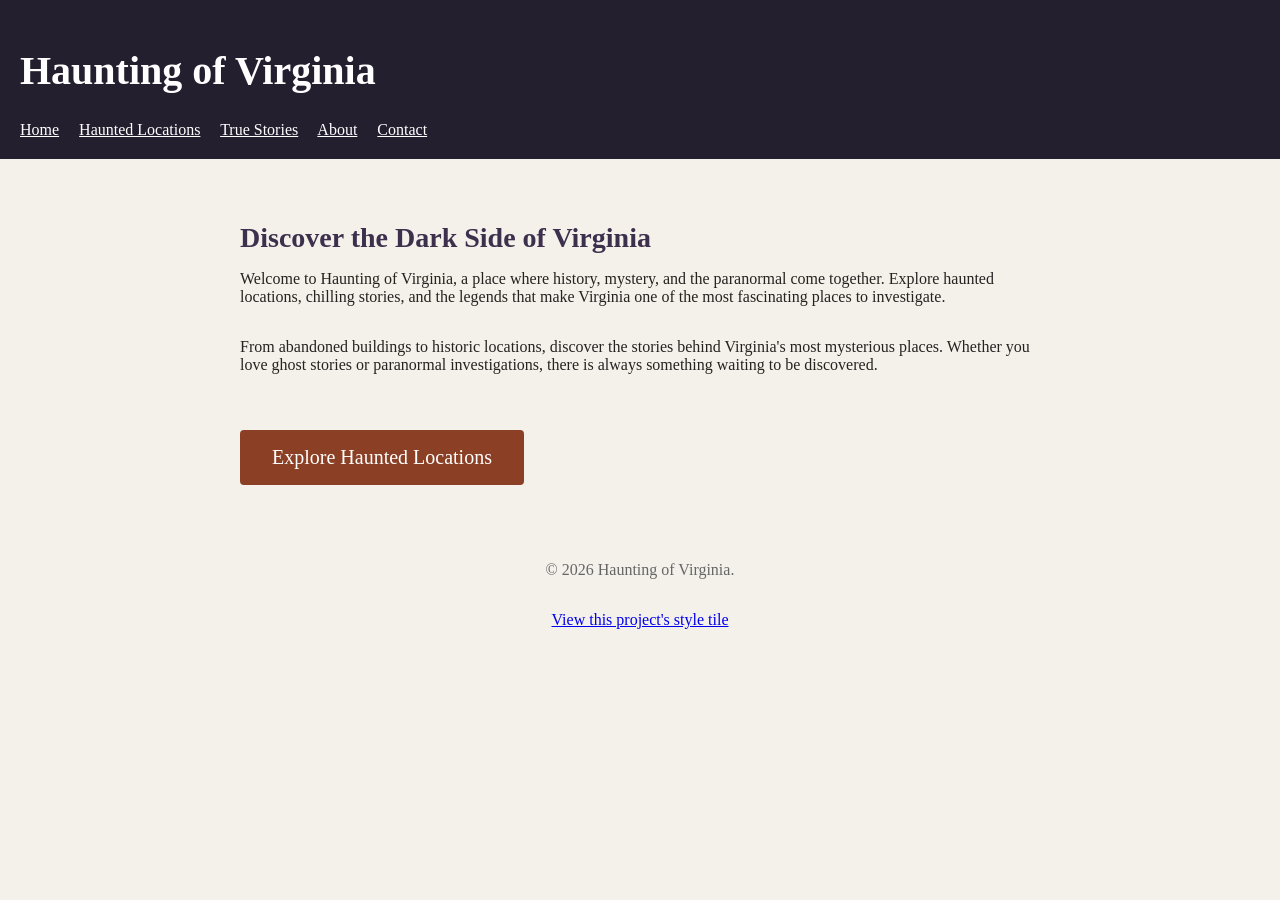
<file: index.html>
<!DOCTYPE html>
<html lang="en">
<head>
  <meta charset="UTF-8">
  <meta name="viewport" content="width=device-width, initial-scale=1.0">
  <title>Haunting of Virginia</title>
  <link rel="stylesheet" href="css/style.css">
</head>
<body>

  <header>
    <h1>Haunting of Virginia</h1>

    <nav>
      <a href="index.html">Home</a>
      <a href="locations.html">Haunted Locations</a>
      <a href="stories.html">True Stories</a>
      <a href="about.html">About</a>
      <a href="contact.html">Contact</a>
    </nav>
  </header>

  <main>
    <h2>Discover the Dark Side of Virginia</h2>

    <p>
      Welcome to Haunting of Virginia, a place where history,
      mystery, and the paranormal come together. Explore haunted
      locations, chilling stories, and the legends that make
      Virginia one of the most fascinating places to investigate.
    </p>

    <p>
      From abandoned buildings to historic locations, discover
      the stories behind Virginia's most mysterious places.
      Whether you love ghost stories or paranormal investigations,
      there is always something waiting to be discovered.
    </p>

    <a href="locations.html" class="cta">
      Explore Haunted Locations
    </a>
  </main>

  <footer>
    <p>&copy; 2026 Haunting of Virginia.</p>
    <p>
      <a href="style-tile.html">View this project's style tile</a>
    </p>
  </footer>

</body>
</html>
</file>
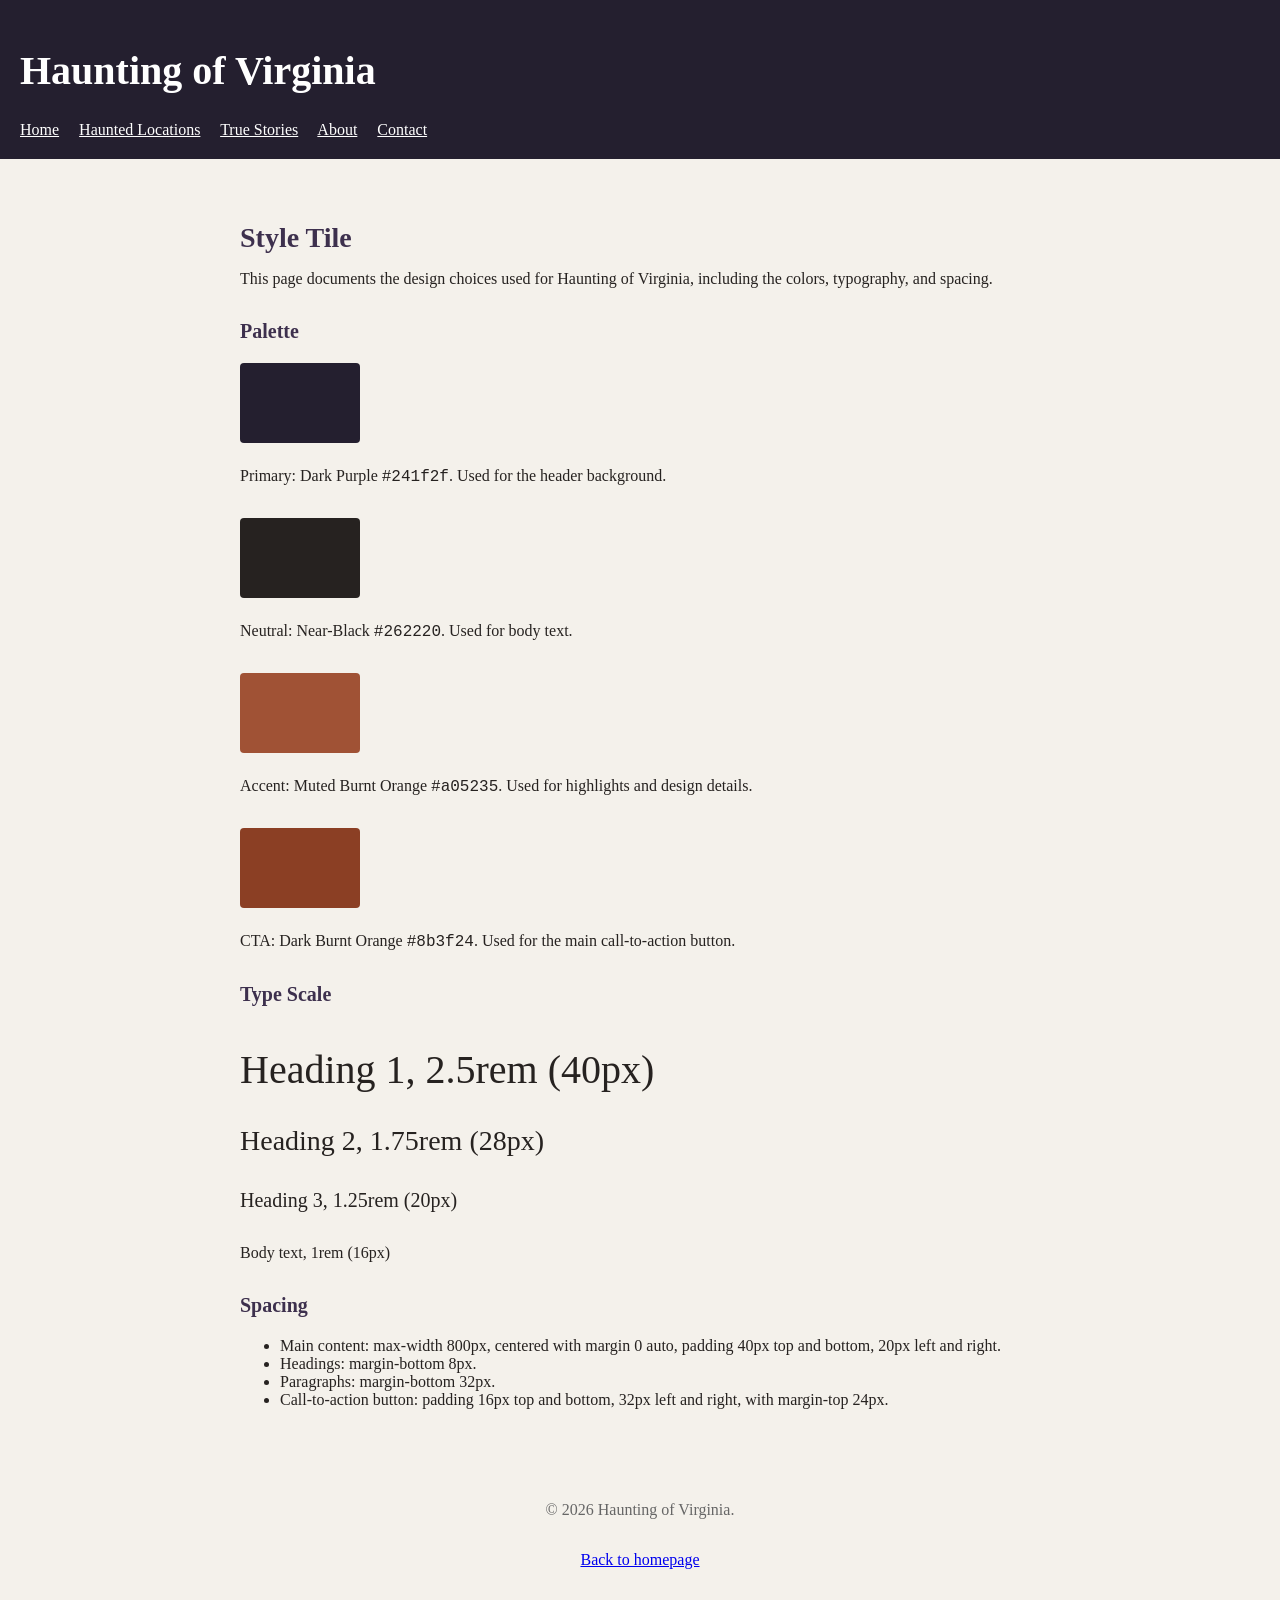
<file: style-tile.html>
<!DOCTYPE html>
<html lang="en">
<head>
  <meta charset="UTF-8">
  <meta name="viewport" content="width=device-width, initial-scale=1.0">
  <title>Haunting of Virginia - Style Tile</title>
  <link rel="stylesheet" href="css/style.css">
</head>
<body>

  <header>
    <h1>Haunting of Virginia</h1>

    <nav>
      <a href="index.html">Home</a>
      <a href="locations.html">Haunted Locations</a>
      <a href="stories.html">True Stories</a>
      <a href="about.html">About</a>
      <a href="contact.html">Contact</a>
    </nav>
  </header>

  <main>
    <h2>Style Tile</h2>

    <p>
      This page documents the design choices used for
      Haunting of Virginia, including the colors,
      typography, and spacing.
    </p>

    <h3>Palette</h3>

    <div class="swatch swatch-primary"></div>
    <p>
      Primary: Dark Purple
      <code>#241f2f</code>.
      Used for the header background.
    </p>

    <div class="swatch swatch-neutral"></div>
    <p>
      Neutral: Near-Black
      <code>#262220</code>.
      Used for body text.
    </p>

    <div class="swatch swatch-accent"></div>
    <p>
      Accent: Muted Burnt Orange
      <code>#a05235</code>.
      Used for highlights and design details.
    </p>

    <div class="swatch swatch-cta"></div>
    <p>
      CTA: Dark Burnt Orange
      <code>#8b3f24</code>.
      Used for the main call-to-action button.
    </p>

    <h3>Type Scale</h3>

    <p class="type-sample-h1">
      Heading 1, 2.5rem (40px)
    </p>

    <p class="type-sample-h2">
      Heading 2, 1.75rem (28px)
    </p>

    <p class="type-sample-h3">
      Heading 3, 1.25rem (20px)
    </p>

    <p class="type-sample-body">
      Body text, 1rem (16px)
    </p>

    <h3>Spacing</h3>

    <ul>
      <li>
        Main content: max-width 800px, centered with
        margin 0 auto, padding 40px top and bottom,
        20px left and right.
      </li>

      <li>
        Headings: margin-bottom 8px.
      </li>

      <li>
        Paragraphs: margin-bottom 32px.
      </li>

      <li>
        Call-to-action button: padding 16px top and bottom,
        32px left and right, with margin-top 24px.
      </li>
    </ul>

  </main>

  <footer>
    <p>&copy; 2026 Haunting of Virginia.</p>
    <p>
      <a href="index.html">Back to homepage</a>
    </p>
  </footer>

</body>
</html>
</file>
<file: css/style.css>
/* Base look */

body {
  font-family: Georgia, serif;
  color: #262220;
  background-color: #f4f1eb;
  margin: 0;
}

/* Header */

header {
  background-color: #241f2f;
  color: #ffffff;
  padding: 20px;
}

header nav a {
  color: #ffffff;
  margin-right: 16px;
}

/* Typography */

h1 {
  font-size: 2.5rem;
}

h2 {
  font-size: 1.75rem;
  color: #3d304d;
  margin-bottom: 8px;
}

h3 {
  font-size: 1.25rem;
  color: #3d304d;
}

p {
  font-size: 1rem;
}

/* Whitespace */

main {
  max-width: 800px;
  margin: 0 auto;
  padding: 40px 20px;
}

p {
  margin-bottom: 32px;
}

/* Footer */

footer {
  text-align: center;
  font-size: 0.875rem;
  color: #666666;
  padding: 20px;
}

/* Call to action */

.cta {
  display: inline-block;
  background-color: #8b3f24;
  color: #ffffff;
  font-size: 1.25rem;
  padding: 16px 32px;
  border-radius: 4px;
  margin-top: 24px;
  text-decoration: none;
}

/* Style tile swatches */

.swatch {
  display: inline-block;
  width: 120px;
  height: 80px;
  margin-bottom: 8px;
  border-radius: 4px;
  vertical-align: top;
}

.swatch-primary {
  background-color: #241f2f;
}

.swatch-neutral {
  background-color: #262220;
}

.swatch-accent {
  background-color: #a05235;
}

.swatch-cta {
  background-color: #8b3f24;
}

/* Type samples */

.type-sample-h1 {
  font-size: 2.5rem;
}

.type-sample-h2 {
  font-size: 1.75rem;
}

.type-sample-h3 {
  font-size: 1.25rem;
}

.type-sample-body {
  font-size: 1rem;
}
</file>
